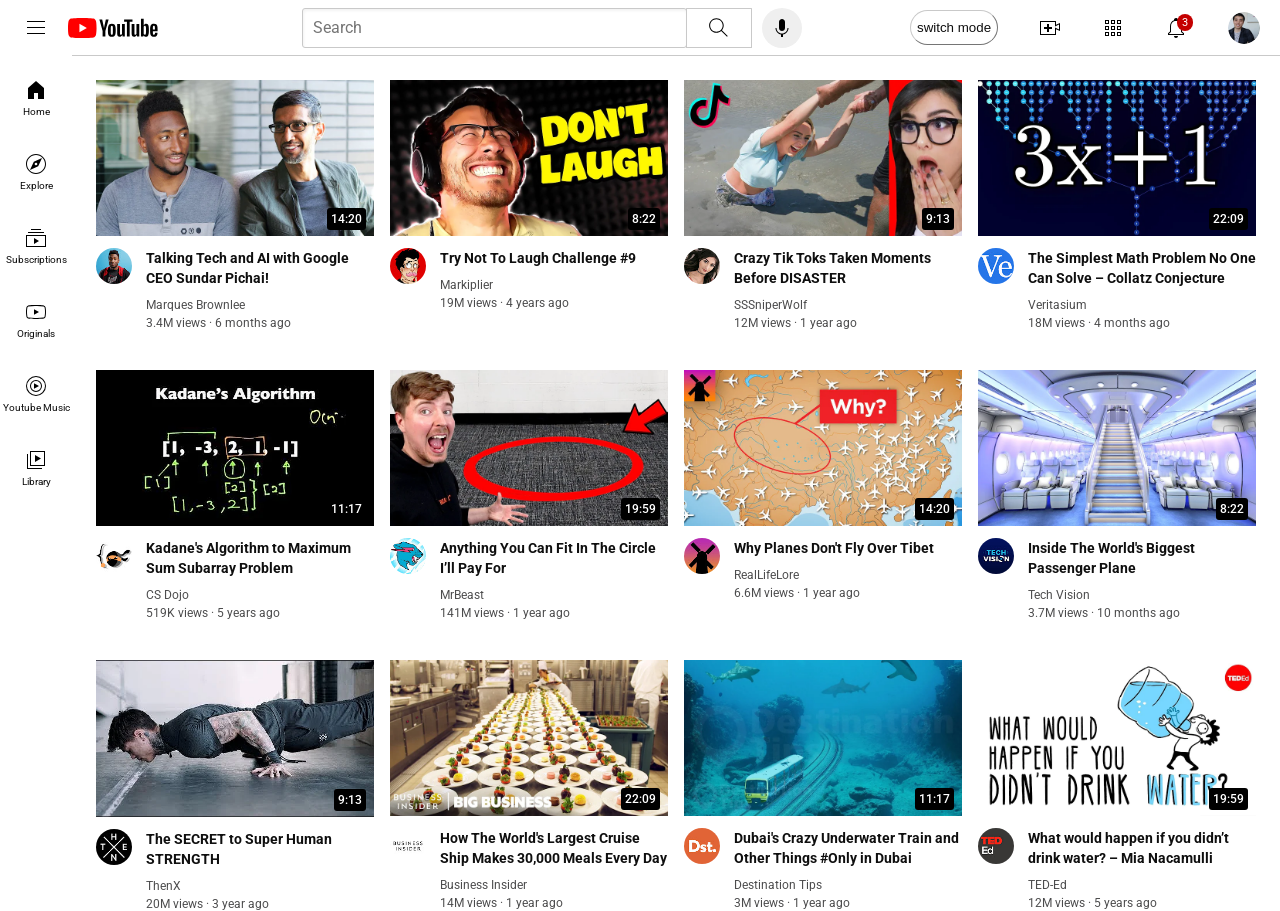
<file: index.html>
<!DOCTYPE html>
<html>
    <head>
        <title>Youtube.com replica</title>
        <link rel="stylesheet" href="styles/youtube.css">
        <link rel="stylesheet" href="styles/general.css">
        <link rel="stylesheet" href="styles/header.css">
        <link rel="stylesheet" href="styles/sidebar.css">
        <link rel="stylesheet" href="styles/dark-light.css">
        <link rel="preconnect" href="https://fonts.googleapis.com">
        <link rel="preconnect" href="https://fonts.gstatic.com" crossorigin>
        <link href="https://fonts.googleapis.com/css2?family=Roboto&display=swap" rel="stylesheet">
    </head>
    <body >
        <!--HEADER USING FLEXBOX-->
        <header id="HeadId" class="header">
            <div class="left-section">
                <img class="ham-menu" src="logos/hamburger-menu.svg">
                <img class="youtubelogo" src="logos/youtube-logo.svg">
                <img class="youtubelogo1" src="logos/youtube logo.png">

            </div>
            <div class="middle-section">
                <input class="search-bar" type="text" placeholder="Search">
                <button class="search-button">
                    <img class="search-icon" src="logos/search.svg">
                    <div class="tooltip">search</div>
                </button>
                <button class="voice-search-button">
                    <img class="voice-icon" src="logos/voice-search-icon.svg">
                    <div class="tooltip">Voice Search</div>

                </button>
            </div>
            <div class="right-section">
                <div class="light-blackmode">
                    <button id="btn" >switch mode</button>

                </div>
                <div class="upload-icon-container">
                    <img class="upload-icon" src="logos/upload.svg">
                    <div class="tooltip">Create</div>
                </div>
                <div class="apps-icon-container">
                    <img class="apps-icon" src="logos/youtube-apps.svg">
                    <div class="tooltip">YouTube Apps</div>
                </div>
                <div class="notification-icon-container">
                        <img class="notif-icon" src="logos/notifications.svg">
                        <div class="notif-count">3</div>
                    
                        <div class="tooltip">Notifications</div>
                    
                </div>
                      
                <img class="user-pic" src="channel-pics/my-channel.jpeg">
            </div>
        </header>
        <!--SIDEBAR-->
        <nav class="sidebar">
            <div class="sidebar-link">
                <img src="logos/home.svg">
                <div>Home</div>
            </div>
            <div class="sidebar-link">
                <img src="logos/explore.svg">
                <div>Explore</div>
            </div>
            <div class="sidebar-link">
                <img src="logos/subscriptions.svg">
                <div>Subscriptions</div>

            </div>
            <div class="sidebar-link">
                <img src="logos/originals.svg">
                <div>Originals</div>
            </div>
            <div class="sidebar-link">
                <img src="logos/youtube-music.svg">
                <div>Youtube Music</div>
            </div>
            <div class="sidebar-link">
                <img src="logos/library.svg">
                <div>Library</div>
            </div>
        </nav>
        <main>
            <!--GRID-->
            <section class="video-grid">
                <div  class="video-preview">
                    <div class="thumb-row">
                        <p><a href="https://www.youtube.com/watch?v=n2RNcPRtAiY"><img  class="thumb-1" src="pics/thumbnail-1.webp"></a></p>
                        <div class="vid-time">
                            <p>14:20</p>
                        </div>
                    </div>
                    <div class="video-info-grid">
                        <div class="channel-pic">
                                <a href="https://www.youtube.com/@mkbhd"><img class="profile-pic" src="channel-pics/channel-1.jpeg"></a>
                        </div>
                        <div class="vid-info">         
                               <p class="video-title"><a class="title" href="https://www.youtube.com/watch?v=n2RNcPRtAiY">Talking Tech and AI with Google CEO Sundar Pichai!</a></p> 
                                <p class="video-author"><a class="channel" href="https://www.youtube.com/@mkbhd">Marques Brownlee</a></p>
                                <p class="video-stats">3.4M views &#183; 6 months ago</p>
                        </div>
                    </div>
                </div> 
                
                
                <div class="video-preview">
                    <div class="thumb-row">
                        <p><a href="https://www.youtube.com/watch?v=mP0RAo9SKZk"><img class="thumb-1" src="pics/thumbnail-2.webp"></a></p>
                        <div class="vid-time">
                            <p>8:22</p>
                        </div>
                    </div>
                    <div class="video-info-grid">
                        <div class="channel-pic">
                                <a href="https://www.youtube.com/c/markiplier"><img class="profile-pic" src="channel-pics/channel-2.jpeg"></a>      
                        </div>
                        <div class="vid-info">
                            <p class="video-title"><a class="title" href="https://www.youtube.com/watch?v=mP0RAo9SKZk">Try Not To Laugh Challenge &#x23;9</a></p>
                            <p class="video-author"><a class="channel" href="https://www.youtube.com/c/markiplier">Markiplier</a></p>
                            <p class="video-stats">19M views &#183; 4 years ago </p>
                        </div>
                    </div> 
                </div>
    
                <div class="video-preview">
                    <div class="thumb-row">
                        <a href="https://www.youtube.com/watch?v=FgjPQQeTh1w" ><img class="thumb-1" src="pics/thumbnail-3.webp"></a>
                        <div class="vid-time">
                            <p>9:13</p>
                        </div>
                    </div>
                    <div class="video-info-grid">
                        <div class="channel-pic">
                                <a href="https://www.youtube.com/user/SSSniperWolf"> <img class="profile-pic" src="channel-pics/channel-3.jpeg"></a>      
                        </div>
                        <div class="vid-info">
                            <p class="video-title"><a class="title" href="https://www.youtube.com/watch?v=FgjPQQeTh1w"> Crazy Tik Toks Taken Moments Before DISASTER</a> </p>
                            <p class="video-author"><a class="channel" href="https://www.youtube.com/user/SSSniperWolf"> SSSniperWolf</a></p>
                            <p class="video-stats">12M views &#183; 1 year ago </p>
                        </div>
                    </div> 
                </div>
    
                <div class="video-preview">
                    <div class="thumb-row">
                        <a href="https://www.youtube.com/watch?v=094y1Z2wpJg"><img class="thumb-1" src="pics/thumbnail-4.webp"></a>
                        <div class="vid-time">
                            <p>22:09</p>
                        </div>
                    </div>
                    <div class="video-info-grid">
                        <div class="channel-pic">
                                <a href="https://www.youtube.com/c/veritasium"><img class="profile-pic" src="channel-pics/channel-4.jpeg"></a>       
                        </div>
                        <div class="vid-info">
                            <p class="video-title"><a class="title" href="https://www.youtube.com/watch?v=094y1Z2wpJg"> The Simplest Math Problem No One Can Solve &#8211; Collatz Conjecture</a> </p>
                            <p class="video-author"><a class="channel" href="https://www.youtube.com/c/veritasium">Veritasium</a></p>
                            <p class="video-stats">18M views &#183; 4 months ago </p>
                        </div>
                    </div> 
                </div>
    
                <div class="video-preview">
                    <div class="thumb-row">
                        <a href="https://www.youtube.com/watch?v=86CQq3pKSUw"><img class="thumb-1" src="pics/thumbnail-5.webp"></a>
                        <div class="vid-time">
                            <p>11:17</p>
                        </div>
                    </div>
                    <div class="video-info-grid">
                        <div class="channel-pic">
                            <a href="https://www.youtube.com/c/CSDojo"><img class="profile-pic" src="channel-pics/channel-5.jpeg"></a>       
                        </div>
                        <div class="vid-info">
                            <p class="video-title"><a class="title" href="https://www.youtube.com/watch?v=86CQq3pKSUw"> Kadane's Algorithm to Maximum Sum Subarray Problem</a></p>
                            <p class="video-author"><a class="channel" href="https://www.youtube.com/c/CSDojo">CS Dojo</a></p>
                            <p class="video-stats">519K views &#183; 5 years ago</p>
                        </div>
                    </div> 
                </div>
    
                <div class="video-preview">
                    <div class="thumb-row">
                        <a href="https://www.youtube.com/watch?v=yXWw0_UfSFg"><img class="thumb-1" src="pics/thumbnail-6.webp"></a>
                        <div class="vid-time">
                            <p>19:59</p>
                        </div>
                    </div>
                    <div class="video-info-grid">
                        <div class="channel-pic">
                               <a href="https://www.youtube.com/channel/UCX6OQ3DkcsbYNE6H8uQQuVA"><img class="profile-pic" src="channel-pics/channel-6.jpeg"></a>       
                        </div>
                        <div class="vid-info">
                            <p class="video-title"><a class="title" href="https://www.youtube.com/watch?v=yXWw0_UfSFg">Anything You Can Fit In The Circle I’ll Pay For</a></p>
                            <p class="video-author"><a class="channel" href="https://www.youtube.com/channel/UCX6OQ3DkcsbYNE6H8uQQuVA">MrBeast</a></p>
                            <p class="video-stats">141M views &#183; 1 year ago</p>
                        </div>
                    </div> 
                </div>
                <div  class="video-preview">
                    <div class="thumb-row">
                        <p><a href="https://www.youtube.com/watch?v=fNVa1qMbF9Y"><img  class="thumb-1" src="pics/thumbnail-7.webp"></a></p>
                        <div class="vid-time">
                            <p>14:20</p>
                        </div>
                    </div>
                    <div class="video-info-grid">
                        <div class="channel-pic">
                                <a href="https://www.youtube.com/channel/UCP5tjEmvPItGyLhmjdwP7Ww"><img class="profile-pic" src="channel-pics/channel-7.jpeg"></a>
                        </div>
                        <div class="vid-info">         
                               <p class="video-title"><a class="title" href="https://www.youtube.com/watch?v=fNVa1qMbF9Y">Why Planes Don't Fly Over Tibet</a></p> 
                                <p class="video-author"><a class="channel" href="https://www.youtube.com/channel/UCP5tjEmvPItGyLhmjdwP7Ww">RealLifeLore</a></p>
                                <p class="video-stats">6.6M views &#183; 1 year ago</p>
                        </div>
                    </div>
                </div> 
                
                
                <div class="video-preview">
                    <div class="thumb-row">
                        <p><a href="https://www.youtube.com/watch?v=lFm4EM1juls"><img class="thumb-1" src="pics/thumbnail-8.webp"></a></p>
                        <div class="vid-time">
                            <p>8:22</p>
                        </div>
                    </div>
                    <div class="video-info-grid">
                        <div class="channel-pic">
                                <a href="https://www.youtube.com/channel/UCHAK6CyegY22Zj2GWrcaIxg"><img class="profile-pic" src="channel-pics/channel-8.jpeg"></a>      
                        </div>
                        <div class="vid-info">
                            <p class="video-title"><a class="title" href="https://www.youtube.com/watch?v=lFm4EM1juls">Inside The World's Biggest Passenger Plane</a></p>
                            <p class="video-author"><a class="channel" href="https://www.youtube.com/channel/UCHAK6CyegY22Zj2GWrcaIxg">Tech Vision</a></p>
                            <p class="video-stats">3.7M views &#183; 10 months ago </p>
                        </div>
                    </div> 
                </div>
    
                <div class="video-preview">
                    <div class="thumb-row">
                        <a href="https://www.youtube.com/watch?v=ixmxOlcrlUc" ><img class="thumb-1" src="pics/thumbnail-9.webp"></a>
                        <div class="vid-time">
                            <p>9:13</p>
                        </div>
                    </div>
                    <div class="video-info-grid">
                        <div class="channel-pic">
                                <a href="https://www.youtube.com/c/OFFICIALTHENXSTUDIOS"><img class="profile-pic" src="channel-pics/channel-9.jpeg"></a>       
                        </div>
                        <div class="vid-info">
                            <p class="video-title"><a class="title" href="https://www.youtube.com/watch?v=ixmxOlcrlUc">The SECRET to Super Human STRENGTH</a></p>
                            <p class="video-author"><a class="channel" href="https://www.youtube.com/c/OFFICIALTHENXSTUDIOS">ThenX</a></p>
                            <p class="video-stats">20M views &#183; 3 year ago </p>
                        </div>
                    </div> 
                </div>
    
                <div class="video-preview">
                    <div class="thumb-row">
                        <a href="https://www.youtube.com/watch?v=R2vXbFp5C9o"><img class="thumb-1" src="pics/thumbnail-10.webp"></a>
                        <div class="vid-time">
                            <p>22:09</p>
                        </div>
                    </div>
                    <div class="video-info-grid">
                        <div class="channel-pic">
                                <a href="https://www.youtube.com/user/businessinsider"><img class="profile-pic" src="channel-pics/channel-10.jpeg"></a>       
                        </div>
                        <div class="vid-info">
                            <p class="video-title"><a class="title" href="https://www.youtube.com/watch?v=R2vXbFp5C9o">How The World's Largest Cruise Ship Makes 30,000 Meals Every Day</a> </p>
                            <p class="video-author"><a class="channel" href="https://www.youtube.com/user/businessinsider">Business Insider</a></p>
                            <p class="video-stats">14M views &#183; 1 year ago </p>
                        </div>
                    </div> 
                </div>
    
                <div class="video-preview">
                    <div class="thumb-row">
                        <a href="https://www.youtube.com/watch?v=0nZuYyXET3s"><img class="thumb-1" src="pics/thumbnail-11.webp"></a>
                        <div class="vid-time">
                            <p>11:17</p>
                        </div>
                    </div>
                    <div class="video-info-grid">
                        <div class="channel-pic">
                            <a href="https://www.youtube.com/c/Destinationtips"><img class="profile-pic" src="channel-pics/channel-11.jpeg"></a>       
                        </div>
                        <div class="vid-info">
                            <p class="video-title"><a class="title" href="https://www.youtube.com/watch?v=0nZuYyXET3s">Dubai's Crazy Underwater Train and Other Things &#35;Only in Dubai</a></p>
                            <p class="video-author"><a class="channel" href="https://www.youtube.com/c/Destinationtips">Destination Tips</a></p>
                            <p class="video-stats">3M views &#183; 1 year ago</p>
                        </div>
                    </div> 
                </div>
    
                <div class="video-preview">
                    <div class="thumb-row">
                        <a href="https://www.youtube.com/watch?v=9iMGFqMmUFs"><img class="thumb-1" src="pics/thumbnail-12.webp"></a>
                        <div class="vid-time">
                            <p>19:59</p>
                        </div>
                    </div>
                    <div class="video-info-grid">
                        <div class="channel-pic">
                               <a href="https://www.youtube.com/teded"><img class="profile-pic" src="channel-pics/channel-12.jpeg"></a>       
                        </div>
                        <div class="vid-info">
                            <p class="video-title"><a class="title" href="https://www.youtube.com/watch?v=9iMGFqMmUFs">What would happen if you didn’t drink water? &#8211; Mia Nacamulli</a></p>
                            <p class="video-author"><a class="channel" href="https://www.youtube.com/teded">TED-Ed</a></p>
                            <p class="video-stats">12M views &#183; 5 years ago</p>
                        </div>
                    </div> 
                </div>
            </section>
        </main> 
        <script src="script.js"></script>
    </body>
</html>
</file>
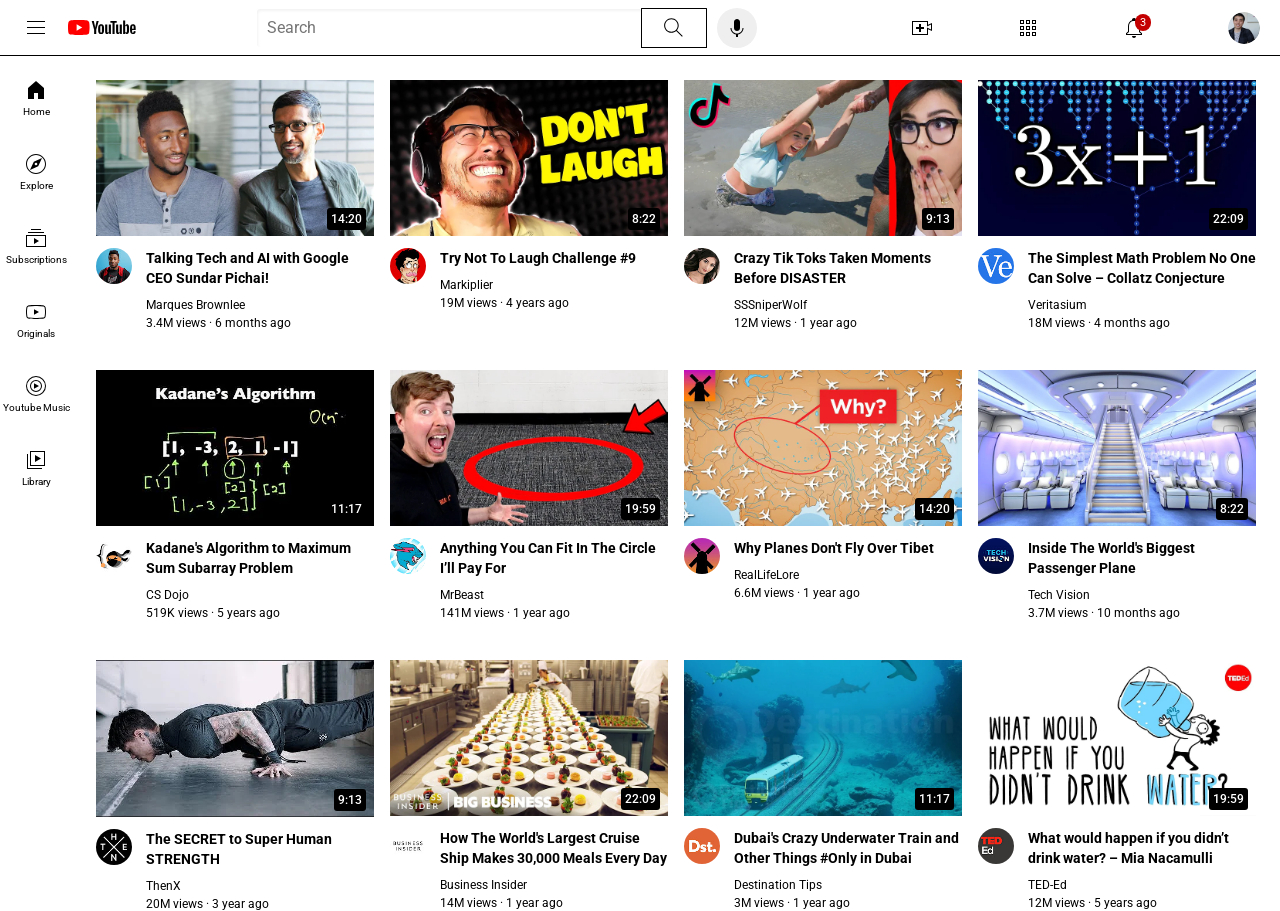
<file: youtube.html>
<!DOCTYPE html>
<html>
    <head>
        <title>Youtube.com replica</title>
        <link rel="stylesheet" href="styles/youtube.css">
        <link rel="stylesheet" href="styles/general.css">
        <link rel="stylesheet" href="styles/header.css">
        <link rel="stylesheet" href="styles/sidebar.css">
        <link rel="preconnect" href="https://fonts.googleapis.com">
        <link rel="preconnect" href="https://fonts.gstatic.com" crossorigin>
        <link href="https://fonts.googleapis.com/css2?family=Roboto&display=swap" rel="stylesheet">
    </head>
    <body>
        <!--HEADER USING FLEXBOX-->
        <header class="header">
            <div class="left-section">
                <img class="ham-menu" src="logos/hamburger-menu.svg">
                <img class="youtube-logo" src="logos/youtube-logo.svg">

            </div>
            <div class="middle-section">
                <input class="search-bar" type="text" placeholder="Search">
                <button class="search-button">
                    <img class="search-icon" src="logos/search.svg">
                    <div class="tooltip">search</div>
                </button>
                <button class="voice-search-button">
                    <img class="voice-icon" src="logos/voice-search-icon.svg">
                    <div class="tooltip">Voice Search</div>

                </button>
            </div>
            <div class="right-section">
                <div class="upload-icon-container">
                    <img class="upload-icon" src="logos/upload.svg">
                    <div class="tooltip">Create</div>
                </div>
                <div class="apps-icon-container">
                    <img class="apps-icon" src="logos/youtube-apps.svg">
                    <div class="tooltip">YouTube Apps</div>
                </div>
                <div class="notification-icon-container">
                        <img class="notif-icon" src="logos/notifications.svg">
                    <div class="notif-count">3</div>
                    
                        <div class="tooltip">Notifications</div>
                    
                </div>
                      
                <img class="user-pic" src="channel-pics/my-channel.jpeg">
            </div>
        </header>
        <!--SIDEBAR-->
        <nav class="sidebar">
            <div class="sidebar-link">
                <img src="logos/home.svg">
                <div>Home</div>
            </div>
            <div class="sidebar-link">
                <img src="logos/explore.svg">
                <div>Explore</div>
            </div>
            <div class="sidebar-link">
                <img src="logos/subscriptions.svg">
                <div>Subscriptions</div>

            </div>
            <div class="sidebar-link">
                <img src="logos/originals.svg">
                <div>Originals</div>
            </div>
            <div class="sidebar-link">
                <img src="logos/youtube-music.svg">
                <div>Youtube Music</div>
            </div>
            <div class="sidebar-link">
                <img src="logos/library.svg">
                <div>Library</div>
            </div>
        </nav>
        <main>
            <!--GRID-->
            <section class="video-grid">
                <div  class="video-preview">
                    <div class="thumb-row">
                        <p><a href="https://www.youtube.com/watch?v=n2RNcPRtAiY"><img  class="thumb-1" src="pics/thumbnail-1.webp"></a></p>
                        <div class="vid-time">
                            <p>14:20</p>
                        </div>
                    </div>
                    <div class="video-info-grid">
                        <div class="channel-pic">
                                <a href="https://www.youtube.com/@mkbhd"><img class="profile-pic" src="channel-pics/channel-1.jpeg"></a>
                        </div>
                        <div class="vid-info">         
                               <p class="video-title"><a class="title" href="https://www.youtube.com/watch?v=n2RNcPRtAiY">Talking Tech and AI with Google CEO Sundar Pichai!</a></p> 
                                <p class="video-author"><a class="channel" href="https://www.youtube.com/@mkbhd">Marques Brownlee</a></p>
                                <p class="video-stats">3.4M views &#183; 6 months ago</p>
                        </div>
                    </div>
                </div> 
                
                
                <div class="video-preview">
                    <div class="thumb-row">
                        <p><a href="https://www.youtube.com/watch?v=mP0RAo9SKZk"><img class="thumb-1" src="pics/thumbnail-2.webp"></a></p>
                        <div class="vid-time">
                            <p>8:22</p>
                        </div>
                    </div>
                    <div class="video-info-grid">
                        <div class="channel-pic">
                                <a href="https://www.youtube.com/c/markiplier"><img class="profile-pic" src="channel-pics/channel-2.jpeg"></a>      
                        </div>
                        <div class="vid-info">
                            <p class="video-title"><a class="title" href="https://www.youtube.com/watch?v=mP0RAo9SKZk">Try Not To Laugh Challenge &#x23;9</a></p>
                            <p class="video-author"><a class="channel" href="https://www.youtube.com/c/markiplier">Markiplier</a></p>
                            <p class="video-stats">19M views &#183; 4 years ago </p>
                        </div>
                    </div> 
                </div>
    
                <div class="video-preview">
                    <div class="thumb-row">
                        <a href="https://www.youtube.com/watch?v=FgjPQQeTh1w" ><img class="thumb-1" src="pics/thumbnail-3.webp"></a>
                        <div class="vid-time">
                            <p>9:13</p>
                        </div>
                    </div>
                    <div class="video-info-grid">
                        <div class="channel-pic">
                                <a href="https://www.youtube.com/user/SSSniperWolf"> <img class="profile-pic" src="channel-pics/channel-3.jpeg"></a>      
                        </div>
                        <div class="vid-info">
                            <p class="video-title"><a class="title" href="https://www.youtube.com/watch?v=FgjPQQeTh1w"> Crazy Tik Toks Taken Moments Before DISASTER</a> </p>
                            <p class="video-author"><a class="channel" href="https://www.youtube.com/user/SSSniperWolf"> SSSniperWolf</a></p>
                            <p class="video-stats">12M views &#183; 1 year ago </p>
                        </div>
                    </div> 
                </div>
    
                <div class="video-preview">
                    <div class="thumb-row">
                        <a href="https://www.youtube.com/watch?v=094y1Z2wpJg"><img class="thumb-1" src="pics/thumbnail-4.webp"></a>
                        <div class="vid-time">
                            <p>22:09</p>
                        </div>
                    </div>
                    <div class="video-info-grid">
                        <div class="channel-pic">
                                <a href="https://www.youtube.com/c/veritasium"><img class="profile-pic" src="channel-pics/channel-4.jpeg"></a>       
                        </div>
                        <div class="vid-info">
                            <p class="video-title"><a class="title" href="https://www.youtube.com/watch?v=094y1Z2wpJg"> The Simplest Math Problem No One Can Solve &#8211; Collatz Conjecture</a> </p>
                            <p class="video-author"><a class="channel" href="https://www.youtube.com/c/veritasium">Veritasium</a></p>
                            <p class="video-stats">18M views &#183; 4 months ago </p>
                        </div>
                    </div> 
                </div>
    
                <div class="video-preview">
                    <div class="thumb-row">
                        <a href="https://www.youtube.com/watch?v=86CQq3pKSUw"><img class="thumb-1" src="pics/thumbnail-5.webp"></a>
                        <div class="vid-time">
                            <p>11:17</p>
                        </div>
                    </div>
                    <div class="video-info-grid">
                        <div class="channel-pic">
                            <a href="https://www.youtube.com/c/CSDojo"><img class="profile-pic" src="channel-pics/channel-5.jpeg"></a>       
                        </div>
                        <div class="vid-info">
                            <p class="video-title"><a class="title" href="https://www.youtube.com/watch?v=86CQq3pKSUw"> Kadane's Algorithm to Maximum Sum Subarray Problem</a></p>
                            <p class="video-author"><a class="channel" href="https://www.youtube.com/c/CSDojo">CS Dojo</a></p>
                            <p class="video-stats">519K views &#183; 5 years ago</p>
                        </div>
                    </div> 
                </div>
    
                <div class="video-preview">
                    <div class="thumb-row">
                        <a href="https://www.youtube.com/watch?v=yXWw0_UfSFg"><img class="thumb-1" src="pics/thumbnail-6.webp"></a>
                        <div class="vid-time">
                            <p>19:59</p>
                        </div>
                    </div>
                    <div class="video-info-grid">
                        <div class="channel-pic">
                               <a href="https://www.youtube.com/channel/UCX6OQ3DkcsbYNE6H8uQQuVA"><img class="profile-pic" src="channel-pics/channel-6.jpeg"></a>       
                        </div>
                        <div class="vid-info">
                            <p class="video-title"><a class="title" href="https://www.youtube.com/watch?v=yXWw0_UfSFg">Anything You Can Fit In The Circle I’ll Pay For</a></p>
                            <p class="video-author"><a class="channel" href="https://www.youtube.com/channel/UCX6OQ3DkcsbYNE6H8uQQuVA">MrBeast</a></p>
                            <p class="video-stats">141M views &#183; 1 year ago</p>
                        </div>
                    </div> 
                </div>
                <div  class="video-preview">
                    <div class="thumb-row">
                        <p><a href="https://www.youtube.com/watch?v=fNVa1qMbF9Y"><img  class="thumb-1" src="pics/thumbnail-7.webp"></a></p>
                        <div class="vid-time">
                            <p>14:20</p>
                        </div>
                    </div>
                    <div class="video-info-grid">
                        <div class="channel-pic">
                                <a href="https://www.youtube.com/channel/UCP5tjEmvPItGyLhmjdwP7Ww"><img class="profile-pic" src="channel-pics/channel-7.jpeg"></a>
                        </div>
                        <div class="vid-info">         
                               <p class="video-title"><a class="title" href="https://www.youtube.com/watch?v=fNVa1qMbF9Y">Why Planes Don't Fly Over Tibet</a></p> 
                                <p class="video-author"><a class="channel" href="https://www.youtube.com/channel/UCP5tjEmvPItGyLhmjdwP7Ww">RealLifeLore</a></p>
                                <p class="video-stats">6.6M views &#183; 1 year ago</p>
                        </div>
                    </div>
                </div> 
                
                
                <div class="video-preview">
                    <div class="thumb-row">
                        <p><a href="https://www.youtube.com/watch?v=lFm4EM1juls"><img class="thumb-1" src="pics/thumbnail-8.webp"></a></p>
                        <div class="vid-time">
                            <p>8:22</p>
                        </div>
                    </div>
                    <div class="video-info-grid">
                        <div class="channel-pic">
                                <a href="https://www.youtube.com/channel/UCHAK6CyegY22Zj2GWrcaIxg"><img class="profile-pic" src="channel-pics/channel-8.jpeg"></a>      
                        </div>
                        <div class="vid-info">
                            <p class="video-title"><a class="title" href="https://www.youtube.com/watch?v=lFm4EM1juls">Inside The World's Biggest Passenger Plane</a></p>
                            <p class="video-author"><a class="channel" href="https://www.youtube.com/channel/UCHAK6CyegY22Zj2GWrcaIxg">Tech Vision</a></p>
                            <p class="video-stats">3.7M views &#183; 10 months ago </p>
                        </div>
                    </div> 
                </div>
    
                <div class="video-preview">
                    <div class="thumb-row">
                        <a href="https://www.youtube.com/watch?v=ixmxOlcrlUc" ><img class="thumb-1" src="pics/thumbnail-9.webp"></a>
                        <div class="vid-time">
                            <p>9:13</p>
                        </div>
                    </div>
                    <div class="video-info-grid">
                        <div class="channel-pic">
                                <a href="https://www.youtube.com/c/OFFICIALTHENXSTUDIOS"><img class="profile-pic" src="channel-pics/channel-9.jpeg"></a>       
                        </div>
                        <div class="vid-info">
                            <p class="video-title"><a class="title" href="https://www.youtube.com/watch?v=ixmxOlcrlUc">The SECRET to Super Human STRENGTH</a></p>
                            <p class="video-author"><a class="channel" href="https://www.youtube.com/c/OFFICIALTHENXSTUDIOS">ThenX</a></p>
                            <p class="video-stats">20M views &#183; 3 year ago </p>
                        </div>
                    </div> 
                </div>
    
                <div class="video-preview">
                    <div class="thumb-row">
                        <a href="https://www.youtube.com/watch?v=R2vXbFp5C9o"><img class="thumb-1" src="pics/thumbnail-10.webp"></a>
                        <div class="vid-time">
                            <p>22:09</p>
                        </div>
                    </div>
                    <div class="video-info-grid">
                        <div class="channel-pic">
                                <a href="https://www.youtube.com/user/businessinsider"><img class="profile-pic" src="channel-pics/channel-10.jpeg"></a>       
                        </div>
                        <div class="vid-info">
                            <p class="video-title"><a class="title" href="https://www.youtube.com/watch?v=R2vXbFp5C9o">How The World's Largest Cruise Ship Makes 30,000 Meals Every Day</a> </p>
                            <p class="video-author"><a class="channel" href="https://www.youtube.com/user/businessinsider">Business Insider</a></p>
                            <p class="video-stats">14M views &#183; 1 year ago </p>
                        </div>
                    </div> 
                </div>
    
                <div class="video-preview">
                    <div class="thumb-row">
                        <a href="https://www.youtube.com/watch?v=0nZuYyXET3s"><img class="thumb-1" src="pics/thumbnail-11.webp"></a>
                        <div class="vid-time">
                            <p>11:17</p>
                        </div>
                    </div>
                    <div class="video-info-grid">
                        <div class="channel-pic">
                            <a href="https://www.youtube.com/c/Destinationtips"><img class="profile-pic" src="channel-pics/channel-11.jpeg"></a>       
                        </div>
                        <div class="vid-info">
                            <p class="video-title"><a class="title" href="https://www.youtube.com/watch?v=0nZuYyXET3s">Dubai's Crazy Underwater Train and Other Things &#35;Only in Dubai</a></p>
                            <p class="video-author"><a class="channel" href="https://www.youtube.com/c/Destinationtips">Destination Tips</a></p>
                            <p class="video-stats">3M views &#183; 1 year ago</p>
                        </div>
                    </div> 
                </div>
    
                <div class="video-preview">
                    <div class="thumb-row">
                        <a href="https://www.youtube.com/watch?v=9iMGFqMmUFs"><img class="thumb-1" src="pics/thumbnail-12.webp"></a>
                        <div class="vid-time">
                            <p>19:59</p>
                        </div>
                    </div>
                    <div class="video-info-grid">
                        <div class="channel-pic">
                               <a href="https://www.youtube.com/teded"><img class="profile-pic" src="channel-pics/channel-12.jpeg"></a>       
                        </div>
                        <div class="vid-info">
                            <p class="video-title"><a class="title" href="https://www.youtube.com/watch?v=9iMGFqMmUFs">What would happen if you didn’t drink water? &#8211; Mia Nacamulli</a></p>
                            <p class="video-author"><a class="channel" href="https://www.youtube.com/teded">TED-Ed</a></p>
                            <p class="video-stats">12M views &#183; 5 years ago</p>
                        </div>
                    </div> 
                </div>
            </section>
        </main> 
    </body>
</html>
</file>
<file: styles/youtube.css>
.thumb-1{
    width: 100%;
}
.video-title{
    margin-top: 0;
    font-size: 14px;
    font-weight: bold;
    line-height: 20px;
    margin-bottom: 10px;
    text-decoration: none;
}

.profile-pic{
    width: 36px;
    border-radius: 50%;

}
.thumb-row{
    margin-bottom: 8px;
    position: relative;
}
.video-author,
.video-stats{
    font-size: 12px;
    color: var(--fourth-color);
}
.video-author{
    margin-bottom: 4px;
}
.video-info-grid{
    display: grid;
    grid-template-columns: 50px 1fr;

}
.video-grid{
    display: grid;
    grid-template-columns: 1fr 1fr 1fr;
    column-gap: 16px;
    row-gap: 40px;
}
@media (max-width: 750px) {
    .video-grid{
        grid-template-columns: 1fr 1fr;
    }

}
@media(min-width: 751px) and (max-width: 999px){
    .video-grid{
        grid-template-columns: 1fr 1fr 1fr;
    } 
}
@media(min-width:1000px){
    .video-grid{
        grid-template-columns: 1fr 1fr 1fr 1fr;
    }
}

.vid-time{
    background-color: black;
    color: white;
    position: absolute;
    bottom: 10px;
    right: 8px;
    font-size: 12px;
    font-weight: 500;
    padding: 4px;
    border-radius: 3px;

}
.channel:visited{
    text-decoration: none;
    color: var(--fourth-color);
}
.title:visited{
    text-decoration: none;
    color: var(--secondary-color);
}
.channel{
    text-decoration: none;
    color: var(--fourth-color);
}
.title{
    text-decoration: none;
    color: var(--secondary-color);
}
</file>
<file: styles/general.css>
p{
    
    margin-top: 0;
    margin-bottom: 0;
    
}
body{
    font-family: roboto, arial;
    margin: 0;
    padding-top: 80px;
    padding-left: 96px;
    padding-right: 24px;
    background-color: var(--primary-color);
}
a{
    text-decoration: none;
    
}
</file>
<file: styles/header.css>
.header{
    height: 55px;
    display: flex;
    flex-direction: row;
    justify-content: space-between;
    position: fixed;
    top: 0;
    left: 0;
    right: 0;
    background-color: var(--primary-color);
    border-bottom-width: 1px;
    border-bottom-style: solid;
    border-bottom-color:var(--third-color) ;
    z-index: 100;
}
.left-section{
    display: flex;
    align-items: center;

}
.middle-section{
    display: flex;
    align-items: center;
    flex: 1;
    margin-left: 70px;
    margin-right: 35px;
    max-width: 500px;

}
.right-section{
    width: 350px;
    display: flex;
    align-items: center;
    justify-content: space-between;
    margin-right: 20px;
    flex-shrink: 0;
}
.ham-menu{
    height: 24px;
    margin-left: 24px;
    margin-right: 20px;

}
.youtubelogo{
    height: 20px;

}
.search-bar{
    flex: 1;
    height: 36px;
    padding-left: 10px;
    color: var(--secondary-color);
    font-size: 16px;
    background-color: var(--primary-color);
    border: 1px solid var(--third-color) ;
    border-radius: 3px;
    box-shadow: inset 1px 2px 3px rgba(0, 0, 0, 0.05);
    width: 0;
}
.search-bar::placeholder{
    font-family: roboto,arial;
    font-size: 16px;
}
.search-button{
    height: 40px;
    width: 66px;
    background-color: var(--primary-color);
    border-width: 1px;
    border-style: solid;
    border-color: var(--third-color) ;
    margin-left: -1px;
    margin-right: 10px;
    border-radius: 0.5px;

}
.search-button .tooltip,.voice-search-button .tooltip,
.upload-icon-container .tooltip,
.apps-icon-container .tooltip,
.notification-icon-container .tooltip
{
    font-family: roboto,arial;
    position: absolute;
    background-color: grey;
    color: white;
    padding-top: 4px;
    padding-left: 8px;
    padding-right: 8px;
    padding-bottom: 4px;
    border-radius: 2px;
    font-size: 12px;
    bottom: -30px;
    opacity: 0;
    transition: opacity 0.15s;
    pointer-events: none;
    white-space: nowrap;
}
.search-button:hover .tooltip, 
.voice-search-button:hover .tooltip,
.upload-icon-container:hover .tooltip,
.apps-icon-container:hover .tooltip,
.notification-icon-container:hover .tooltip
{
    opacity: 1;

}
.search-button, .voice-search-button, .upload-icon-container,
.apps-icon-container,.notification-icon-container
{
    position: relative;
    display: flex;
    justify-content: center;
    align-items: center;
    cursor: pointer;
}
.search-icon{
    height: 25px;
 
}
.voice-search-button{
    height: 40px;
    width: 40px;
    border-radius: 50%;
    border: none;
    background-color: #EFEFEF;
    cursor: pointer;
}
.voice-icon{
    height: 24px;

}
.upload-icon{
    height: 24px;
}
.apps-icon{
    height: 24px;
}
.notif-icon{
    height: 24px;
}
.user-pic{
    height: 32px;
    border-radius: 50%;
}
.notification-icon-container{
    position: relative;

}
.notif-count{
    position: absolute;
    background-color: #C40000;
    color: white;
    font-family: roboto,arial;
    font-size: 11px;
    border-radius: 10px;
    top: -2px;
    right: -5px;
    border: 1px;
    border-color: white;
    padding-top: 2px;
    padding-left: 5px;
    padding-right: 5px;
    padding-bottom: 2px;

}
#btn{
    background-color: var(--primary-color);
    color: var(--secondary-color);
    border-width: 1px;
    height: 35px;
    border-radius: 25px;    
    cursor: pointer;
    border-color: var(--third-color);

}
#btn:hover{
    background-color: var(--third-color);
}
.youtubelogo1{
    height: 70px;
    display: none;
    width: 115px;
    margin-left: -10px;
}
</file>
<file: styles/sidebar.css>
.sidebar{
    position: fixed;
    left: 0px;
    bottom: 0;
    top: 55px;
    background-color: var(--primary-color);
    width: 72px;
    z-index: 200;
    padding-top: 5px;
}
.sidebar-link{
    height: 74px;
    display: flex;
    justify-content: center;
    align-items: center;
    flex-direction: column;
    cursor: pointer;
}
.sidebar-link:hover{
    background-color: var(--third-color);
}
.sidebar-link img{
    height: 24px;
    margin-bottom: 4px;
}
.sidebar-link div{
    font-family: Roboto,arial;
    font-size: 10px;
    color: var(--secondary-color);
}
</file>
<file: styles/dark-light.css>
:root{
    --primary-color: rgb(255, 255, 255);
    --secondary-color: rgb(15, 15, 15);
    --third-color: rgb(201, 201, 201);
    --fourth-color:#4C4C4D;
}
.dark {
    --primary-color: rgb(15, 15, 15);
    --secondary-color: rgb(255, 255, 255);
    --third-color: rgb(90, 89, 89);
    --fourth-color:rgb(170, 170, 170);
   }
</file>
